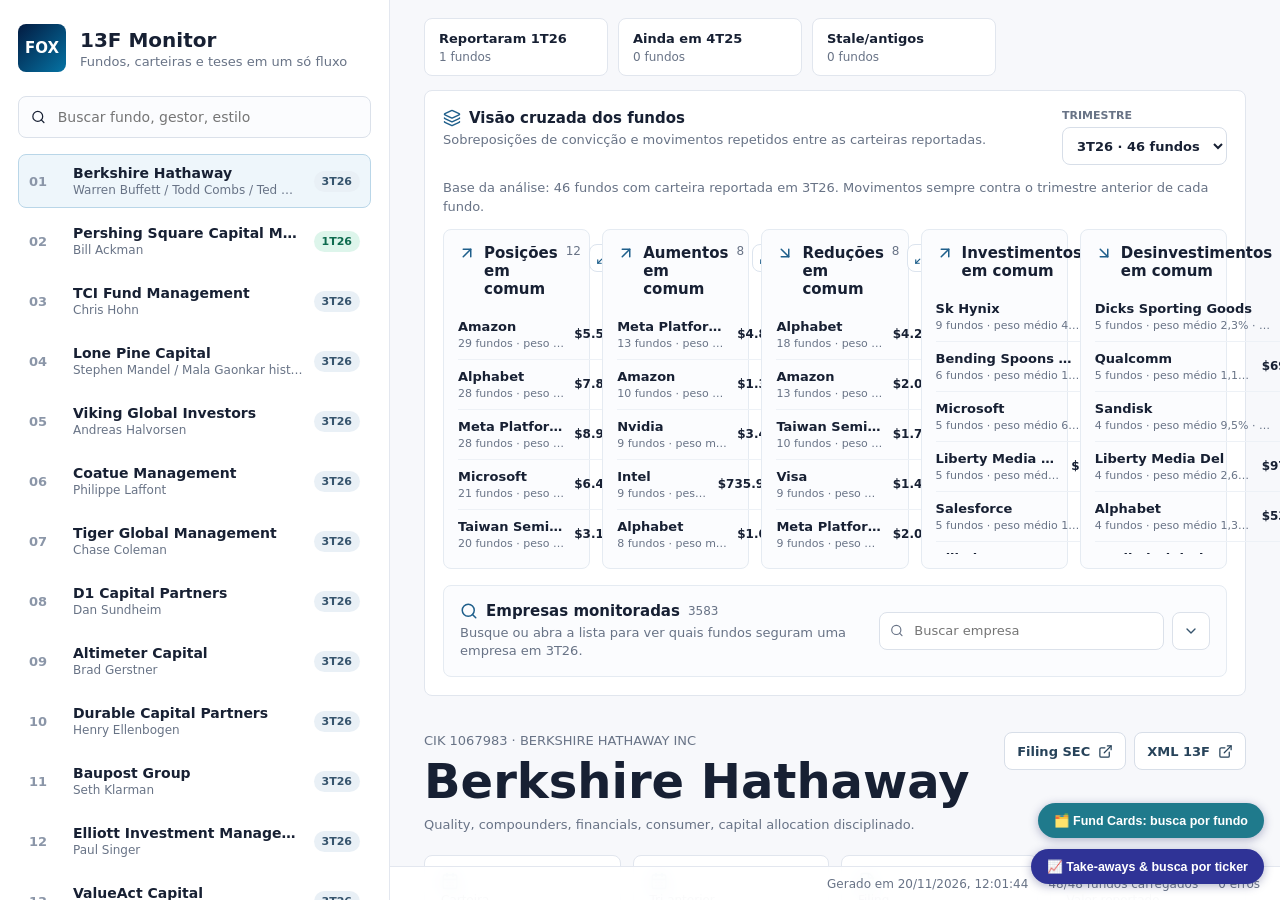
<file: index.html>
<!doctype html>
<html lang="pt-BR">
  <head>
    <meta charset="UTF-8" />
    <meta name="viewport" content="width=device-width, initial-scale=1.0" />
    <title>FOX · 13F Monitor</title>
    <script type="module" crossorigin src="/assets/index-FOXfix1.js"></script>
    <link rel="stylesheet" crossorigin href="/assets/index-CAnVWjLf.css">
  </head>
  <body>
    <div id="root"></div>
  <a href="takeaways.html" style="position:fixed;right:16px;bottom:16px;z-index:9999;background:#2F3396;color:#fff;font:700 12.5px -apple-system,Segoe UI,sans-serif;padding:10px 16px;border-radius:20px;text-decoration:none;box-shadow:0 2px 10px rgba(31,36,102,.35)">📈 Take-aways & busca por ticker</a>
  <a href="fundcards.html" style="position:fixed;right:16px;bottom:62px;z-index:9999;background:#1F7A8C;color:#fff;font:700 12.5px -apple-system,Segoe UI,sans-serif;padding:10px 16px;border-radius:20px;text-decoration:none;box-shadow:0 2px 10px rgba(31,36,102,.35)">🗂️ Fund Cards: busca por fundo</a>
</body>
</html>
</file>
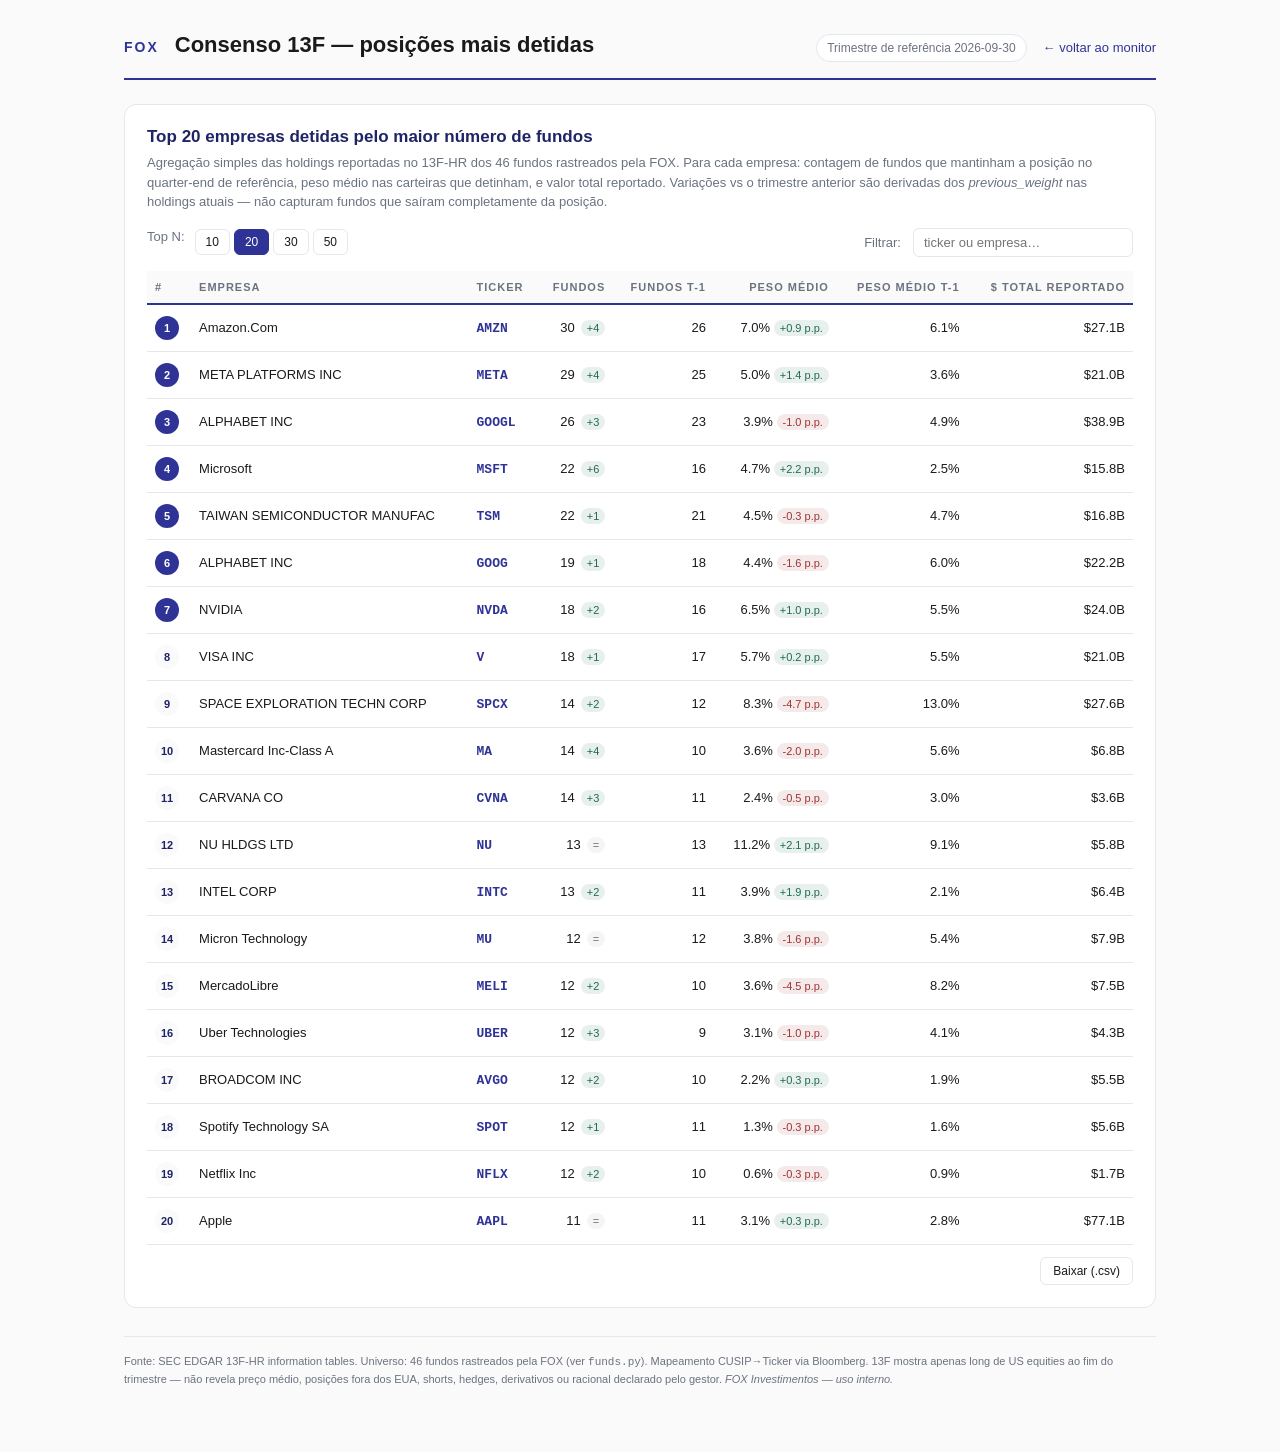
<file: consensus.html>
<!doctype html>
<html lang="pt-BR">
<head>
  <meta charset="UTF-8" />
  <meta name="viewport" content="width=device-width, initial-scale=1.0" />
  <title>FOX · Consenso 13F — Top 20</title>
  <style>
    :root {
      --fox-blue: #2F3396;
      --fox-blue-dark: #1F2466;
      --fox-blue-light: #5C66C4;
      --fox-pos: #1F6B4F;
      --fox-neg: #A03333;
      --text: #1A1A1A;
      --muted: #6B7280;
      --border: #E5E7EB;
      --bg: #FAFAFB;
      --card: #FFFFFF;
    }
    * { box-sizing: border-box; }
    html, body {
      margin: 0; padding: 0;
      font-family: -apple-system, BlinkMacSystemFont, "Segoe UI", Roboto, Helvetica, Arial, sans-serif;
      color: var(--text);
      background: var(--bg);
      -webkit-font-smoothing: antialiased;
    }
    .container { max-width: 1080px; margin: 0 auto; padding: 32px 24px 64px; }
    header.top {
      display: flex; align-items: baseline; gap: 16px; flex-wrap: wrap;
      border-bottom: 2px solid var(--fox-blue);
      padding-bottom: 16px;
      margin-bottom: 24px;
    }
    header.top .brand {
      font-weight: 800; font-size: 14px; letter-spacing: 2px;
      color: var(--fox-blue);
    }
    header.top h1 {
      margin: 0; font-size: 22px; font-weight: 600; color: var(--text);
      flex: 1;
    }
    header.top .chip {
      font-size: 12px; color: var(--muted);
      background: var(--card); border: 1px solid var(--border);
      padding: 6px 10px; border-radius: 999px;
    }
    .nav-link {
      font-size: 13px; color: var(--fox-blue); text-decoration: none;
    }
    .nav-link:hover { text-decoration: underline; }

    section.block {
      background: var(--card);
      border: 1px solid var(--border);
      border-radius: 12px;
      padding: 22px;
      margin-bottom: 24px;
    }
    section.block h2 {
      margin: 0 0 6px; font-size: 17px; font-weight: 700; color: var(--fox-blue-dark);
    }
    section.block .sub {
      margin: 0 0 16px; font-size: 13px; color: var(--muted); line-height: 1.5;
    }

    .controls {
      display: flex; align-items: center; gap: 12px;
      margin-bottom: 14px;
    }
    .controls label { font-size: 13px; color: var(--muted); }
    .controls input[type=search] {
      font: inherit; font-size: 13px;
      padding: 6px 10px; border: 1px solid var(--border); border-radius: 6px;
      width: 220px; background: var(--card); color: var(--text);
    }
    .controls input[type=search]:focus { outline: none; border-color: var(--fox-blue); }
    .controls .topn-buttons { display: flex; gap: 4px; }
    .controls button.topn {
      font: inherit; font-size: 12px; cursor: pointer;
      padding: 5px 10px; border-radius: 6px;
      border: 1px solid var(--border); background: var(--card); color: var(--text);
    }
    .controls button.topn.active {
      background: var(--fox-blue); border-color: var(--fox-blue); color: #fff;
    }
    .controls .spacer { flex: 1 1 auto; }
    .controls .meta { font-size: 12px; color: var(--muted); }

    table.consensus {
      width: 100%; border-collapse: collapse; font-size: 13px;
    }
    table.consensus thead th {
      text-align: left; font-weight: 700; color: var(--muted);
      font-size: 11px; letter-spacing: 1px; text-transform: uppercase;
      padding: 10px 8px; border-bottom: 2px solid var(--fox-blue);
      background: var(--bg);
      position: sticky; top: 0; z-index: 1;
    }
    table.consensus thead th.r { text-align: right; }
    table.consensus tbody td {
      padding: 11px 8px; border-bottom: 1px solid var(--border);
      vertical-align: middle;
    }
    table.consensus tbody td.r { text-align: right; font-variant-numeric: tabular-nums; }
    table.consensus tbody tr:hover { background: rgba(47, 51, 150, 0.05); }
    table.consensus .rank {
      display: inline-block; width: 24px; height: 24px; border-radius: 50%;
      text-align: center; line-height: 24px;
      font-size: 11px; font-weight: 700;
      background: var(--bg); color: var(--fox-blue-dark);
    }
    table.consensus .rank.top { background: var(--fox-blue); color: #fff; }
    table.consensus .ticker { font-weight: 700; color: var(--fox-blue); font-family: ui-monospace, SFMono-Regular, Menlo, monospace; }
    table.consensus .issuer { color: var(--text); }
    table.consensus .funds-cell { display: inline-flex; align-items: baseline; gap: 6px; }
    .delta {
      font-size: 11px; color: var(--muted); padding: 2px 6px; border-radius: 999px;
      background: rgba(0,0,0,0.04);
    }
    .delta.pos { color: var(--fox-pos); background: rgba(31, 107, 79, 0.10); }
    .delta.neg { color: var(--fox-neg); background: rgba(160, 51, 51, 0.10); }
    .delta.zero { color: var(--muted); }

    .download-row {
      margin-top: 12px; text-align: right;
    }
    .download-row button {
      font: inherit; font-size: 12px; cursor: pointer;
      padding: 6px 12px; border-radius: 6px;
      border: 1px solid var(--border); background: var(--card); color: var(--text);
    }
    .download-row button:hover { border-color: var(--fox-blue); color: var(--fox-blue); }

    footer {
      margin-top: 28px; padding-top: 16px;
      border-top: 1px solid var(--border);
      font-size: 11px; color: var(--muted); line-height: 1.6;
    }
    .loading { padding: 32px; text-align: center; color: var(--muted); font-size: 13px; }
    @media (max-width: 720px) {
      header.top { gap: 8px; }
      .controls { flex-wrap: wrap; }
      .controls input[type=search] { width: 100%; }
    }
  </style>
</head>
<body>
  <div class="container">
    <header class="top">
      <span class="brand">FOX</span>
      <h1>Consenso 13F — posições mais detidas</h1>
      <span class="chip" id="report-chip">…</span>
      <a class="nav-link" href="./">← voltar ao monitor</a>
    </header>

    <section class="block">
      <h2>Top <span id="topn-label">20</span> empresas detidas pelo maior número de fundos</h2>
      <p class="sub">
        Agregação simples das holdings reportadas no 13F-HR dos 46 fundos rastreados pela FOX. Para cada empresa:
        contagem de fundos que mantinham a posição no quarter-end de referência, peso médio nas carteiras
        que detinham, e valor total reportado. Variações vs o trimestre anterior são derivadas dos
        <em>previous_weight</em> nas holdings atuais — não capturam fundos que saíram completamente da posição.
      </p>

      <div class="controls">
        <div class="topn-buttons">
          <label style="margin-right:6px">Top N:</label>
          <button class="topn" data-n="10">10</button>
          <button class="topn active" data-n="20">20</button>
          <button class="topn" data-n="30">30</button>
          <button class="topn" data-n="50">50</button>
        </div>
        <span class="spacer"></span>
        <label for="filter">Filtrar:</label>
        <input id="filter" type="search" placeholder="ticker ou empresa…" autocomplete="off" />
      </div>

      <table class="consensus">
        <thead>
          <tr>
            <th>#</th>
            <th>Empresa</th>
            <th>Ticker</th>
            <th class="r">Fundos</th>
            <th class="r">Fundos T-1</th>
            <th class="r">Peso médio</th>
            <th class="r">Peso médio T-1</th>
            <th class="r">$ Total reportado</th>
          </tr>
        </thead>
        <tbody id="rows">
          <tr><td colspan="8" class="loading">carregando…</td></tr>
        </tbody>
      </table>

      <div class="download-row">
        <button id="btn-csv">Baixar (.csv)</button>
      </div>
    </section>

    <footer>
      Fonte: SEC EDGAR 13F-HR information tables. Universo: 46 fundos rastreados pela FOX (ver <code>funds.py</code>).
      Mapeamento CUSIP→Ticker via Bloomberg. 13F mostra apenas long de US equities ao fim do trimestre — não revela
      preço médio, posições fora dos EUA, shorts, hedges, derivativos ou racional declarado pelo gestor.
      <em>FOX Investimentos — uso interno.</em>
    </footer>
  </div>

  <script>
    let DATA = null;
    let topN = 20;
    let filterText = '';

    const fmtPct = v => (v * 100).toFixed(1) + '%';
    const fmtUSD = v => {
      if (!isFinite(v)) return '–';
      if (v >= 1e9) return '$' + (v / 1e9).toFixed(1) + 'B';
      if (v >= 1e6) return '$' + (v / 1e6).toFixed(0) + 'M';
      return '$' + v.toFixed(0);
    };

    function escapeHtml(s) {
      return String(s || '').replace(/[&<>"]/g, c => ({ '&': '&amp;', '<': '&lt;', '>': '&gt;', '"': '&quot;' }[c]));
    }

    async function load() {
      try {
        const r = await fetch('data/consensus-data.json', { cache: 'no-store' });
        DATA = await r.json();
      } catch (e) {
        document.getElementById('report-chip').textContent = 'sem dados';
        document.getElementById('rows').innerHTML =
          '<tr><td colspan="8" class="loading">Não encontrei <code>data/consensus-data.json</code>. Rode <code>compute_consensus.py</code>.</td></tr>';
        return;
      }
      const rd = DATA.report_date || '';
      document.getElementById('report-chip').textContent = rd ? `Trimestre de referência ${rd}` : '';
      bind();
      render();
    }

    function bind() {
      document.querySelectorAll('.topn').forEach(b => {
        b.addEventListener('click', () => {
          document.querySelectorAll('.topn').forEach(x => x.classList.remove('active'));
          b.classList.add('active');
          topN = parseInt(b.dataset.n, 10);
          document.getElementById('topn-label').textContent = topN;
          render();
        });
      });
      document.getElementById('filter').addEventListener('input', e => {
        filterText = e.target.value.trim().toLowerCase();
        render();
      });
      document.getElementById('btn-csv').addEventListener('click', downloadCsv);
    }

    function visibleRows() {
      const rows = (DATA.rows || []).slice(0, topN);
      if (!filterText) return rows;
      return rows.filter(r =>
        (r.ticker || '').toLowerCase().includes(filterText) ||
        (r.issuer || '').toLowerCase().includes(filterText)
      );
    }

    function deltaCell(curr, prev, isPct) {
      const d = curr - prev;
      const eps = isPct ? 0.001 : 0.5;
      if (Math.abs(d) < eps) return `<span class="delta zero">=</span>`;
      const cls = d > 0 ? 'pos' : 'neg';
      const sign = d > 0 ? '+' : '';
      const str = isPct ? `${sign}${(d * 100).toFixed(1)} p.p.` : `${sign}${d}`;
      return `<span class="delta ${cls}">${str}</span>`;
    }

    function render() {
      const body = document.getElementById('rows');
      const rows = visibleRows();
      if (!rows.length) {
        body.innerHTML = '<tr><td colspan="8" class="loading">nenhum resultado</td></tr>';
        return;
      }
      const html = rows.map(r => {
        const rankCls = r.rank <= 7 ? 'rank top' : 'rank';
        const ticker = r.ticker || '–';
        const fundsCell = `${r.funds_count} ${deltaCell(r.funds_count, r.prev_funds_count, false)}`;
        const weightCell = `${fmtPct(r.avg_weight)} ${deltaCell(r.avg_weight, r.prev_avg_weight, true)}`;
        return `
          <tr>
            <td><span class="${rankCls}">${r.rank}</span></td>
            <td class="issuer">${escapeHtml(r.issuer)}</td>
            <td><span class="ticker">${escapeHtml(ticker)}</span></td>
            <td class="r"><span class="funds-cell">${fundsCell}</span></td>
            <td class="r">${r.prev_funds_count}</td>
            <td class="r">${weightCell}</td>
            <td class="r">${fmtPct(r.prev_avg_weight)}</td>
            <td class="r">${fmtUSD(r.total_value_usd)}</td>
          </tr>`;
      }).join('');
      body.innerHTML = html;
    }

    function downloadCsv() {
      const rows = (DATA.rows || []).slice(0, topN);
      const header = ['rank', 'issuer', 'ticker', 'funds_count', 'prev_funds_count', 'avg_weight', 'prev_avg_weight', 'total_value_usd'];
      const lines = [header.join(',')];
      rows.forEach(r => {
        const cells = header.map(h => {
          const v = r[h];
          if (typeof v === 'string') return `"${v.replace(/"/g, '""')}"`;
          return v ?? '';
        });
        lines.push(cells.join(','));
      });
      const csv = lines.join('\n');
      const blob = new Blob([csv], { type: 'text/csv;charset=utf-8;' });
      const a = document.createElement('a');
      a.href = URL.createObjectURL(blob);
      a.download = `fox-consenso-top${topN}-${DATA.report_date || 'export'}.csv`;
      a.click();
    }

    load();
  </script>
</body>
</html>
</file>
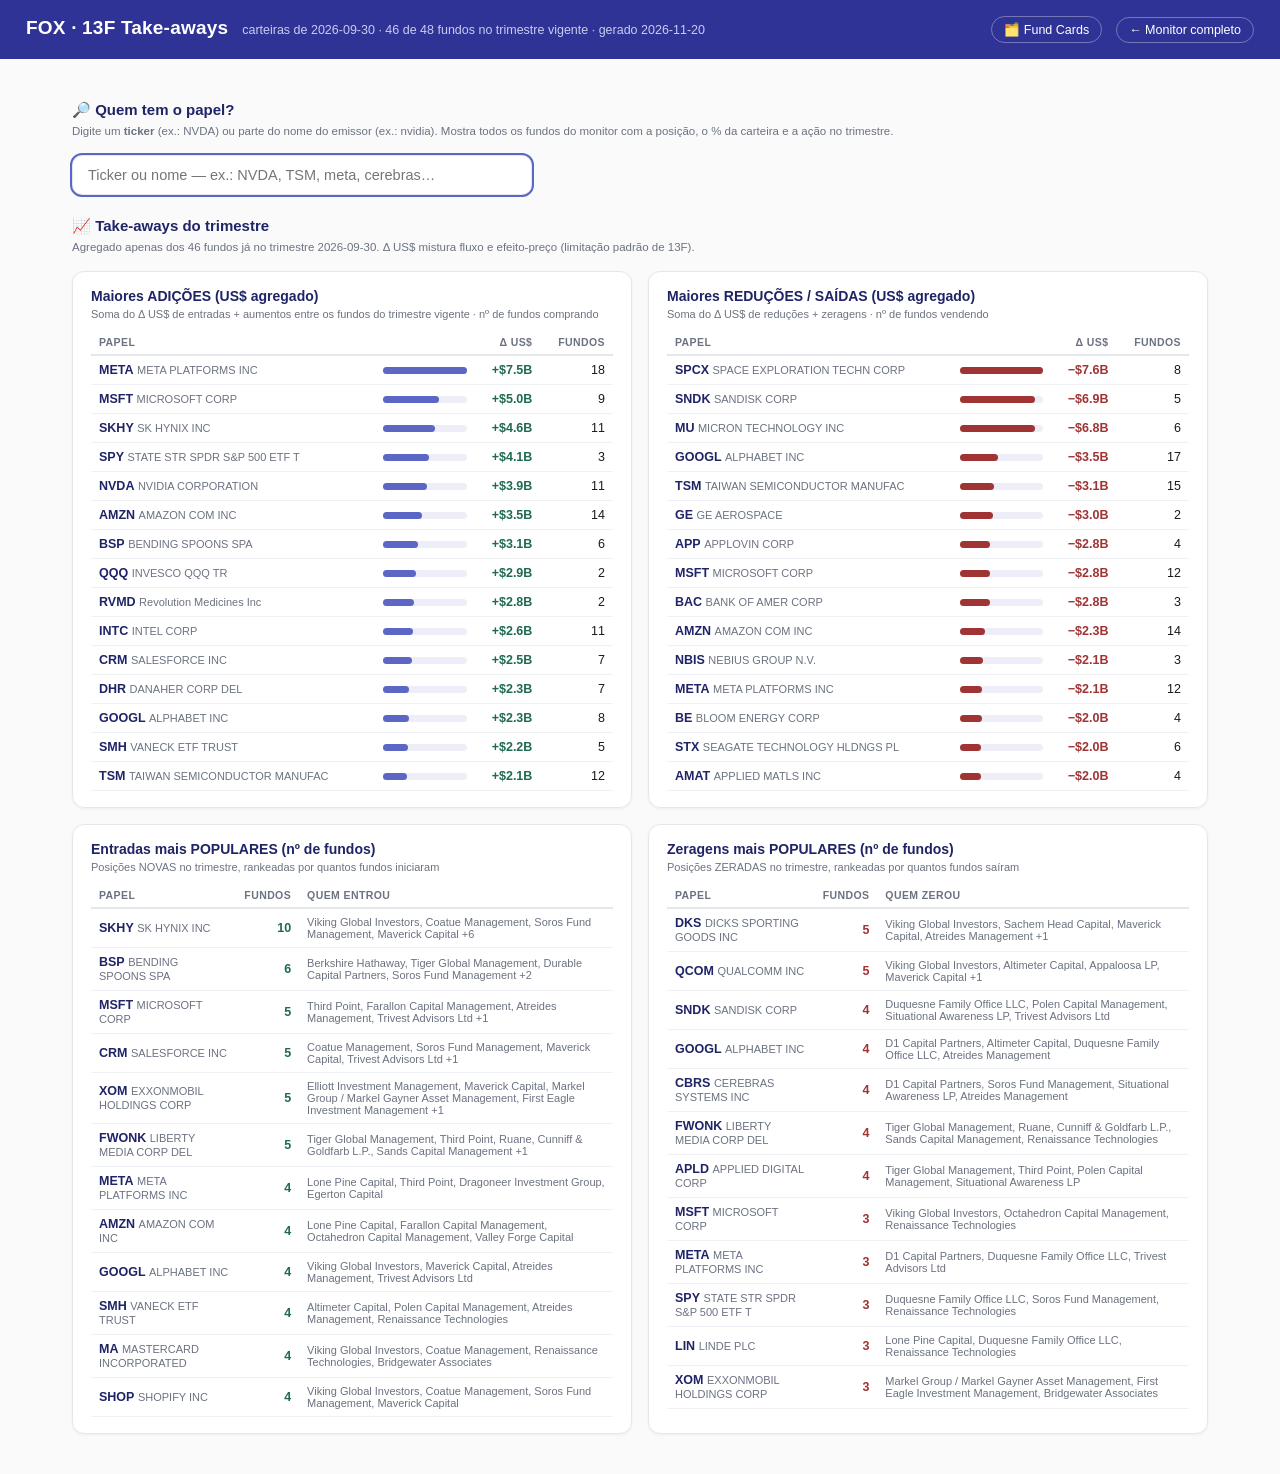
<file: takeaways.html>
<!doctype html>
<html lang="pt-BR">
<head>
<meta charset="utf-8">
<meta name="viewport" content="width=device-width, initial-scale=1">
<title>FOX · 13F Take-aways</title>
<style>
:root{
  --fox-blue:#2F3396; --fox-blue-dark:#1F2466; --fox-blue-light:#5C66C4;
  --fox-pos:#1F6B4F; --fox-neg:#A03333;
  --text:#1A1A1A; --muted:#6B7280; --border:#E5E7EB; --bg:#FAFAFB; --card:#FFFFFF;
}
*{box-sizing:border-box}
body{margin:0;font-family:-apple-system,BlinkMacSystemFont,"Segoe UI",Roboto,sans-serif;background:var(--bg);color:var(--text);font-size:14px}
header{background:var(--fox-blue);color:#fff;padding:16px 26px;display:flex;align-items:baseline;gap:14px;flex-wrap:wrap}
header h1{margin:0;font-size:19px;font-weight:800;letter-spacing:.2px}
header .sub{color:#C9CCEF;font-size:12.5px}
header a{color:#fff;font-size:12.5px;margin-left:auto;text-decoration:none;border:1px solid #ffffff55;padding:5px 12px;border-radius:14px}
header a:hover{background:#ffffff22}
main{max-width:1180px;margin:0 auto;padding:20px 22px 40px}
.note{font-size:11.5px;color:var(--muted);margin:6px 0 18px}
.searchbar{display:flex;gap:10px;align-items:center;margin:6px 0 8px;flex-wrap:wrap}
.searchbar input{flex:1;min-width:260px;max-width:460px;padding:11px 15px;border:1px solid var(--border);border-radius:10px;font-size:14.5px;font-family:inherit;background:var(--card)}
.searchbar input:focus{outline:2px solid var(--fox-blue-light)}
.chip{background:var(--fox-blue);color:#fff;font-size:11.5px;font-weight:700;padding:4px 12px;border-radius:12px}
.grid{display:grid;grid-template-columns:1fr 1fr;gap:16px}
@media(max-width:900px){.grid{grid-template-columns:1fr}}
.card{background:var(--card);border:1px solid var(--border);border-radius:12px;padding:16px 18px;box-shadow:0 1px 3px rgba(0,0,0,.05)}
.card h2{margin:0 0 4px;font-size:14px;color:var(--fox-blue-dark)}
.card .hint{font-size:11px;color:var(--muted);margin:0 0 10px}
table{width:100%;border-collapse:collapse;font-size:12.5px}
th{text-align:right;font-size:10.5px;text-transform:uppercase;letter-spacing:.4px;color:var(--muted);padding:6px 8px;border-bottom:2px solid var(--border)}
th.l,td.l{text-align:left}
td{padding:7px 8px;text-align:right;border-bottom:1px solid #F0F1F4;font-variant-numeric:tabular-nums;white-space:nowrap}
td.l{white-space:normal}
tr:hover td{background:#F6F7FE}
.pos{color:var(--fox-pos);font-weight:700}
.neg{color:var(--fox-neg);font-weight:700}
.tk{font-weight:800;color:var(--fox-blue-dark)}
.mut{color:var(--muted);font-size:11px}
.bar{height:7px;border-radius:4px;background:#EDEEF8;position:relative;min-width:70px}
.bar>span{position:absolute;left:0;top:0;bottom:0;border-radius:4px;background:var(--fox-blue-light)}
.act-new{color:var(--fox-pos);font-weight:700}
.act-exited{color:var(--fox-neg);font-weight:700}
.empty{color:var(--muted);padding:20px 4px;font-size:13px}
section.block{margin-top:22px}
h2.sec{font-size:15px;color:var(--fox-blue-dark);margin:0 0 2px}
</style>
</head>
<body>
<header>
  <h1>FOX · 13F Take-aways</h1>
  <span class="sub" id="asof">carregando…</span>
  <a href="fundcards.html" style="margin-left:auto">🗂️ Fund Cards</a>
  <a href="index.html" style="margin-left:0">← Monitor completo</a>
</header>
<main>
  <section class="block">
    <h2 class="sec">🔎 Quem tem o papel?</h2>
    <p class="note">Digite um <b>ticker</b> (ex.: NVDA) ou parte do nome do emissor (ex.: nvidia). Mostra todos os fundos do monitor com a posição, o % da carteira e a ação no trimestre.</p>
    <div class="searchbar">
      <input id="q" type="text" placeholder="Ticker ou nome — ex.: NVDA, TSM, meta, cerebras…" autofocus>
      <span class="chip" id="qsum" style="display:none"></span>
    </div>
    <div class="card" id="qcard" style="display:none">
      <table id="qtbl"></table>
    </div>
  </section>

  <section class="block">
    <h2 class="sec">📈 Take-aways do trimestre</h2>
    <p class="note" id="tanote"></p>
    <div class="grid">
      <div class="card">
        <h2>Maiores ADIÇÕES (US$ agregado)</h2>
        <p class="hint">Soma do Δ US$ de entradas + aumentos entre os fundos do trimestre vigente · nº de fundos comprando</p>
        <table id="adds"></table>
      </div>
      <div class="card">
        <h2>Maiores REDUÇÕES / SAÍDAS (US$ agregado)</h2>
        <p class="hint">Soma do Δ US$ de reduções + zeragens · nº de fundos vendendo</p>
        <table id="cuts"></table>
      </div>
      <div class="card">
        <h2>Entradas mais POPULARES (nº de fundos)</h2>
        <p class="hint">Posições NOVAS no trimestre, rankeadas por quantos fundos iniciaram</p>
        <table id="popnew"></table>
      </div>
      <div class="card">
        <h2>Zeragens mais POPULARES (nº de fundos)</h2>
        <p class="hint">Posições ZERADAS no trimestre, rankeadas por quantos fundos saíram</p>
        <table id="popout"></table>
      </div>
    </div>
  </section>
</main>
<script>
(function(){
"use strict";
var DATA=null, TMAP={};
function fUsd(v){var a=Math.abs(v);if(a>=1e9)return "$"+(v/1e9).toFixed(1)+"B";if(a>=1e6)return "$"+(v/1e6).toFixed(0)+"M";return "$"+Math.round(v/1e3)+"k";}
function fPct(v){return v==null?"—":(v*100).toFixed(1)+"%";}
function esc(s){return String(s||"").replace(/[&<>"]/g,function(c){return {"&":"&amp;","<":"&lt;",">":"&gt;",'"':"&quot;"}[c];});}
var ACT={new:"Entrada",increased:"Aumentou",decreased:"Reduziu",exited:"Zerou",unchanged_shares:"Mantida"};
function actCls(a){return a==="new"?"act-new":(a==="exited"?"act-exited":(a==="increased"?"pos":(a==="decreased"?"neg":"mut")));}

Promise.all([
  fetch("data/monitor-data.json").then(function(r){return r.json();}),
  fetch("data/ticker-map.json").then(function(r){return r.ok?r.json():{};}).catch(function(){return {};})
]).then(function(res){
  DATA=res[0]; TMAP=res[1]||{};
  init();
});

function latestQuarter(){
  var best="";
  DATA.funds.forEach(function(f){var d=(f.snapshot||{}).report_date||"";if(d>best)best=d;});
  return best;
}
function tickerOf(h){return TMAP[h.cusip]||null;}
function keyOf(h){return tickerOf(h)||h.issuer;}

function init(){
  var q=latestQuarter();
  var cur=DATA.funds.filter(function(f){return (f.snapshot||{}).report_date===q;});
  document.getElementById("asof").textContent="carteiras de "+q+" · "+cur.length+" de "+DATA.funds.length+" fundos no trimestre vigente · gerado "+String(DATA.generated_at||"").slice(0,10);
  document.getElementById("tanote").textContent="Agregado apenas dos "+cur.length+" fundos já no trimestre "+q+". Δ US$ mistura fluxo e efeito-preço (limitação padrão de 13F).";

  // ------- agregações -------
  var agg={};
  cur.forEach(function(f){
    var s=f.snapshot;
    ["new","increased","decreased","exited"].forEach(function(kind){
      ((s.changes||{})[kind]||[]).forEach(function(h){
        var k=keyOf(h);
        var a=agg[k]=agg[k]||{key:k,ticker:tickerOf(h),issuer:h.issuer,addUsd:0,addFunds:0,cutUsd:0,cutFunds:0,newFunds:[],outFunds:[]};
        var d=h.delta_usd!=null?h.delta_usd:(kind==="exited"?-(h.previous_value_usd||0):(h.value_usd||0));
        if(kind==="new"||kind==="increased"){a.addUsd+=Math.max(0,d);a.addFunds++;if(kind==="new"&&a.newFunds.indexOf(f.name)<0)a.newFunds.push(f.name);}
        else{a.cutUsd+=Math.abs(Math.min(0,d));a.cutFunds++;if(kind==="exited"&&a.outFunds.indexOf(f.name)<0)a.outFunds.push(f.name);}
      });
    });
  });
  var arr=Object.keys(agg).map(function(k){return agg[k];});
  function nameCell(a){return "<td class='l'>"+(a.ticker?"<span class='tk'>"+esc(a.ticker)+"</span> <span class='mut'>"+esc(a.issuer)+"</span>":esc(a.issuer))+"</td>";}
  function fill(id,rows,cols){document.getElementById(id).innerHTML=rows.length?cols:"<tr><td class='empty'>sem dados</td></tr>";}

  var adds=arr.filter(function(a){return a.addUsd>0;}).sort(function(x,y){return y.addUsd-x.addUsd;}).slice(0,15);
  var mxA=adds.length?adds[0].addUsd:1;
  fill("adds",adds,"<tr><th class='l'>Papel</th><th></th><th>Δ US$</th><th>Fundos</th></tr>"+adds.map(function(a){
    return "<tr>"+nameCell(a)+"<td><div class='bar'><span style='width:"+(a.addUsd/mxA*100).toFixed(0)+"%'></span></div></td><td class='pos'>+"+fUsd(a.addUsd)+"</td><td>"+a.addFunds+"</td></tr>";}).join(""));

  var cuts=arr.filter(function(a){return a.cutUsd>0;}).sort(function(x,y){return y.cutUsd-x.cutUsd;}).slice(0,15);
  var mxC=cuts.length?cuts[0].cutUsd:1;
  fill("cuts",cuts,"<tr><th class='l'>Papel</th><th></th><th>Δ US$</th><th>Fundos</th></tr>"+cuts.map(function(a){
    return "<tr>"+nameCell(a)+"<td><div class='bar'><span style='width:"+(a.cutUsd/mxC*100).toFixed(0)+"%;background:var(--fox-neg)'></span></div></td><td class='neg'>−"+fUsd(a.cutUsd)+"</td><td>"+a.cutFunds+"</td></tr>";}).join(""));

  var pn=arr.filter(function(a){return a.newFunds.length>0;}).sort(function(x,y){return y.newFunds.length-x.newFunds.length||y.addUsd-x.addUsd;}).slice(0,12);
  fill("popnew",pn,"<tr><th class='l'>Papel</th><th>Fundos</th><th class='l'>Quem entrou</th></tr>"+pn.map(function(a){
    return "<tr>"+nameCell(a)+"<td class='pos'>"+a.newFunds.length+"</td><td class='l mut'>"+esc(a.newFunds.slice(0,4).join(", "))+(a.newFunds.length>4?" +"+(a.newFunds.length-4):"")+"</td></tr>";}).join(""));

  var po=arr.filter(function(a){return a.outFunds.length>0;}).sort(function(x,y){return y.outFunds.length-x.outFunds.length||y.cutUsd-x.cutUsd;}).slice(0,12);
  fill("popout",po,"<tr><th class='l'>Papel</th><th>Fundos</th><th class='l'>Quem zerou</th></tr>"+po.map(function(a){
    return "<tr>"+nameCell(a)+"<td class='neg'>"+a.outFunds.length+"</td><td class='l mut'>"+esc(a.outFunds.slice(0,4).join(", "))+(a.outFunds.length>4?" +"+(a.outFunds.length-4):"")+"</td></tr>";}).join(""));

  // ------- busca -------
  var inp=document.getElementById("q");
  var t=null;
  inp.addEventListener("input",function(){clearTimeout(t);t=setTimeout(search,180);});
  function search(){
    var q2=inp.value.trim().toLowerCase();
    var card=document.getElementById("qcard"),sum=document.getElementById("qsum");
    if(q2.length<2){card.style.display="none";sum.style.display="none";return;}
    var hits=[];
    DATA.funds.forEach(function(f){
      var s=f.snapshot; if(!s)return;
      (s.holdings||[]).forEach(function(h){
        var tk=(tickerOf(h)||"").toLowerCase();
        if(tk===q2||h.issuer.toLowerCase().indexOf(q2)>=0||(tk&&tk.indexOf(q2)===0)){
          hits.push({fund:f.name,slug:f.slug,rd:s.report_date,h:h,tk:tickerOf(h)});
        }
      });
    });
    hits.sort(function(a,b){return (b.h.weight||0)-(a.h.weight||0);});
    var tot=0; hits.forEach(function(x){tot+=x.h.value_usd||0;});
    sum.style.display=""; card.style.display="";
    sum.textContent=hits.length?(new Set(hits.map(function(x){return x.slug;})).size+" fundos · "+fUsd(tot)+" agregado"):"nenhum fundo";
    var mxW=hits.length?Math.max.apply(null,hits.map(function(x){return x.h.weight||0;})):1;
    document.getElementById("qtbl").innerHTML=hits.length?
      "<tr><th class='l'>Fundo</th><th class='l'>Papel</th><th></th><th>% carteira</th><th>Valor</th><th>Ação no tri</th><th>Carteira de</th></tr>"+
      hits.slice(0,60).map(function(x){
        var h=x.h;
        return "<tr><td class='l'><b>"+esc(x.fund)+"</b></td>"+
          "<td class='l'>"+(x.tk?"<span class='tk'>"+esc(x.tk)+"</span> ":"")+"<span class='mut'>"+esc(h.issuer)+(h.put_call?" · "+esc(h.put_call.toUpperCase()):"")+"</span></td>"+
          "<td><div class='bar'><span style='width:"+((h.weight||0)/mxW*100).toFixed(0)+"%'></span></div></td>"+
          "<td><b>"+fPct(h.weight)+"</b></td><td>"+fUsd(h.value_usd||0)+"</td>"+
          "<td class='"+actCls(h.quarter_action)+"'>"+(ACT[h.quarter_action]||h.quarter_action||"—")+"</td>"+
          "<td class='mut'>"+esc(x.rd)+"</td></tr>";}).join("")+
      (hits.length>60?"<tr><td class='empty' colspan='7'>+"+(hits.length-60)+" linhas — refine a busca</td></tr>":"")
      :"<tr><td class='empty'>Nenhum fundo do monitor tem esse papel (ou o CUSIP ainda não está no ticker-map).</td></tr>";
  }
}
})();
</script>
</body>
</html>
</file>
<file: assets/index-CAnVWjLf.css>
:root{font-family:Inter,ui-sans-serif,system-ui,-apple-system,BlinkMacSystemFont,Segoe UI,sans-serif;color:#172033;background:#f7f8fb;font-synthesis:none;text-rendering:optimizeLegibility}*{box-sizing:border-box}body{margin:0;min-width:320px;height:100vh;overflow:hidden}button,input{font:inherit}button:disabled{cursor:wait;opacity:.72}a{color:inherit;text-decoration:none}.app{display:grid;grid-template-columns:390px minmax(0,1fr);height:100vh;overflow:hidden;background:linear-gradient(90deg,#ffffff 0,#ffffff 390px,transparent 390px),#f7f8fb}.rail{border-right:1px solid #e3e7ef;padding:24px 18px 56px;background:#fff;height:100vh;min-height:0;overflow-y:auto;overscroll-behavior:contain}.content-pane{height:100vh;min-width:0;overflow-y:auto;overflow-x:hidden;overscroll-behavior:contain}.brand{display:flex;gap:14px;align-items:center;margin-bottom:24px}.mark{width:48px;height:48px;display:grid;place-items:center;color:#fff;background:linear-gradient(135deg,#031b41 0%,#0573a4 100%);border-radius:8px;font-weight:800;letter-spacing:0;font-size:15px}.brand h1,.topbar h2,.boot h1{margin:0;letter-spacing:0}.brand h1{font-size:20px}.brand p,.crumb,.style-line,.fund-copy small,.section-title span,.metric span,.empty,.data-strip{color:#687386}.brand p{margin:2px 0 0;font-size:13px}.search{height:42px;display:flex;align-items:center;gap:10px;padding:0 12px;border:1px solid #dbe1ea;border-radius:8px;background:#fbfcfe;margin-bottom:16px}.search input{border:0;outline:0;width:100%;background:transparent;color:#172033;font-size:14px}.fund-list{display:grid;gap:6px}.fund-item{display:grid;grid-template-columns:34px minmax(0,1fr) auto;align-items:center;text-align:left;gap:10px;width:100%;border:1px solid transparent;background:transparent;border-radius:8px;padding:10px;color:#172033;cursor:pointer}.fund-item:hover{background:#f4f7fb}.fund-item.selected{background:#eef6fb;border-color:#b9d6e8}.fund-rank{color:#8b96a8;font-size:13px;font-weight:700}.fund-copy{display:grid;gap:2px;min-width:0}.fund-copy strong,.fund-copy small{overflow:hidden;text-overflow:ellipsis;white-space:nowrap}.fund-copy strong{font-size:14px}.fund-copy small{font-size:12px}.pill{border-radius:999px;padding:4px 8px;font-size:11px;font-weight:700;white-space:nowrap}.pill.fresh{color:#0e6b4f;background:#ddf5eb}.pill.calm{color:#36546d;background:#e9f0f6}.pill.warn{color:#8b4b12;background:#fff0d8}.stale-note{display:inline-block;margin:10px 0 0;padding:8px 10px;border:1px solid #f1d39a;border-radius:8px;color:#78430d;background:#fff7e8;font-size:13px;line-height:1.35}.detail{padding:18px 34px 76px;max-width:1220px;width:100%}.quarter-strip{display:grid;grid-template-columns:repeat(3,minmax(150px,1fr)) minmax(240px,1.3fr);gap:10px;max-width:1220px;padding:18px 34px 0}.quarter-strip>div,.quarter-strip>p{min-height:58px;margin:0;display:grid;align-content:center;gap:4px;padding:10px 14px;border:1px solid #e1e6ee;border-radius:8px;background:#fff}.quarter-strip strong{font-size:13px}.quarter-strip span,.quarter-strip p{color:#687386;font-size:12px}.cross-overview{max-width:1220px;margin:14px 34px 18px;padding:18px;background:#fff;border:1px solid #e1e6ee;border-radius:8px}.cross-head{display:flex;justify-content:space-between;gap:16px;align-items:flex-start;margin-bottom:14px}.cross-head .section-title{margin-bottom:4px}.cross-head p,.update-note,.quarter-base{margin:0;color:#687386;font-size:13px;line-height:1.45}.cross-controls{display:flex;align-items:end;gap:10px;flex-wrap:wrap;justify-content:flex-end}.cross-controls label{display:grid;gap:5px;color:#687386;font-size:11px;font-weight:800;text-transform:uppercase}.cross-controls select{height:38px;min-width:164px;border:1px solid #d7dee8;border-radius:8px;background:#fff;color:#172033;padding:0 10px;font:inherit;font-size:13px;font-weight:700}.quarter-base{margin-bottom:12px}.update-note{padding:9px 10px;margin-bottom:12px;border:1px solid #dce6f0;border-radius:8px;background:#f7fbfe}.update-all{height:38px;display:inline-flex;align-items:center;gap:8px;padding:0 12px;border:1px solid #1f5f8b;border-radius:8px;background:#1f5f8b;color:#fff;font-size:13px;font-weight:800;white-space:nowrap;cursor:pointer}.cross-grid{display:grid;grid-template-columns:repeat(5,minmax(0,1fr));gap:12px}.cross-card{min-height:248px;max-height:340px;padding:14px;border:1px solid #e5ebf2;border-radius:8px;background:#fbfcfe;display:grid;grid-template-rows:auto minmax(0,1fr)}.cross-card .section-title{align-items:start}.cross-card .section-title h3{flex:1}.tiny-action{width:28px;height:28px;display:grid;place-items:center;border:1px solid #dce4ee;border-radius:8px;background:#fff;color:#36546d;cursor:pointer}.tiny-action:hover{border-color:#b9d6e8;color:#1f5f8b;background:#f2f7fb}.cross-list{min-height:0;overflow-y:auto;padding-right:4px;display:grid;align-content:start}.cross-row{width:100%;display:grid;grid-template-columns:minmax(0,1fr) auto;align-items:center;gap:10px;padding:9px 0;border:0;border-top:1px solid #edf1f6;background:transparent;color:inherit;text-align:left;cursor:pointer}.cross-row:first-child{border-top:0}.cross-row:hover{color:#1f5f8b}.cross-row span{min-width:0;display:grid;gap:3px}.cross-row strong,.cross-row small{overflow:hidden;text-overflow:ellipsis;white-space:nowrap}.cross-row strong{font-size:13px}.cross-row small{color:#687386;font-size:11px}.cross-row b{font-size:12px}.company-directory{margin-top:16px;padding:16px;border:1px solid #e5ebf2;border-radius:8px;background:#fbfcfe;position:relative;z-index:3}.company-directory-head{display:flex;justify-content:space-between;gap:16px;align-items:center}.company-directory-head .section-title{margin-bottom:4px}.company-directory-head p{margin:0;color:#687386;font-size:13px;line-height:1.4}.company-combobox{position:relative;width:min(420px,42vw);display:grid;grid-template-columns:minmax(0,1fr) 38px;gap:8px}.company-search{height:38px;display:flex;align-items:center;gap:8px;padding:0 10px;border:1px solid #dbe1ea;border-radius:8px;background:#fff;color:#687386}.company-search input{min-width:0;width:100%;border:0;outline:0;background:transparent;color:#172033;font-size:13px}.company-toggle{width:38px;height:38px;display:grid;place-items:center;border:1px solid #dbe1ea;border-radius:8px;background:#fff;color:#36546d;cursor:pointer}.company-toggle:hover{border-color:#b9d6e8;background:#f2f7fb}.company-dropdown{position:absolute;top:calc(100% + 8px);right:0;width:min(620px,72vw);max-height:360px;overflow-y:auto;padding:8px;border:1px solid #dce4ee;border-radius:10px;background:#fff;box-shadow:0 18px 50px #17203324;z-index:20}.company-option{width:100%;min-height:46px;display:grid;grid-template-columns:minmax(0,1fr) auto;gap:16px;align-items:center;padding:9px 10px;border:0;border-radius:8px;background:transparent;color:inherit;text-align:left;cursor:pointer}.company-option+.company-option{border-top:1px solid #edf1f6;border-radius:0}.company-option:hover{background:#f2f7fb}.company-option strong,.company-option span{overflow:hidden;text-overflow:ellipsis;white-space:nowrap}.company-option strong{font-size:13px}.company-option span{color:#687386;font-size:11px}.print-backdrop{justify-content:center;align-items:center;padding:28px}.expanded-panel{position:relative;width:min(1180px,calc(100vw - 56px));max-height:min(860px,calc(100vh - 56px));overflow-y:auto;padding:28px;border:1px solid #dbe2ec;border-radius:10px;background:#fff;box-shadow:0 24px 80px #1720332e}.expanded-tools{position:absolute;top:18px;right:18px;display:flex;gap:8px;align-items:center}.expanded-tools .icon-button{position:static;top:auto;right:auto}.font-step{min-height:36px;min-width:42px;display:inline-flex;align-items:center;justify-content:center;padding:0 12px;border:1px solid #d9e1ec;border-radius:8px;background:#fff;color:#1b2436;font-size:13px;font-weight:800;cursor:pointer}.font-step:hover:not(:disabled){border-color:#9cc2dc;background:#eef6fb;color:#1f5f8b}.font-step:disabled{cursor:not-allowed;opacity:.42}.expanded-panel h2{margin:4px 190px 18px 0;font-size:34px;line-height:1}.expanded-list{display:grid;grid-template-columns:repeat(2,minmax(0,1fr));gap:10px}.expanded-row{min-height:70px;display:grid;grid-template-columns:minmax(0,1fr) auto;gap:16px;align-items:center;padding:12px;border:1px solid #e6ebf2;border-radius:8px;background:#fbfcfe;color:inherit;text-align:left;cursor:pointer}.expanded-row:hover{border-color:#b9d6e8;background:#f2f7fb}.expanded-row span{min-width:0;display:grid;gap:4px}.expanded-row strong,.expanded-row small{overflow:hidden;text-overflow:ellipsis;white-space:nowrap}.expanded-row strong{font-size:15px}.expanded-row small{color:#687386;font-size:12px}.expanded-row b{font-size:14px}.fund-expanded-panel{width:min(1240px,calc(100vw - 56px))}.expanded-portfolio-list{display:grid;gap:2px}.expanded-portfolio-list .holding-row{min-height:54px;padding:4px 0;grid-template-columns:minmax(260px,1fr) minmax(220px,42%) 148px}.fund-expanded-panel{--expanded-title-size: 34px;--expanded-row-height: 54px;--expanded-row-pad: 4px;--expanded-name-size: 14px;--expanded-sub-size: 12px;--expanded-meta-size: 13px;--expanded-value-size: 13px;--expanded-bar-height: 8px;--expanded-name-col: minmax(260px, 1fr);--expanded-bar-col: minmax(220px, 42%);--expanded-value-col: 148px}.fund-expanded-panel h2{font-size:var(--expanded-title-size)}.fund-expanded-panel .expanded-portfolio-list .holding-row{min-height:var(--expanded-row-height);padding:var(--expanded-row-pad) 0;grid-template-columns:var(--expanded-name-col) var(--expanded-bar-col) var(--expanded-value-col)}.fund-expanded-panel .holding-name strong{font-size:var(--expanded-name-size)}.fund-expanded-panel .holding-name span,.fund-expanded-panel .holding-meta span{font-size:var(--expanded-sub-size)}.fund-expanded-panel .holding-meta{font-size:var(--expanded-meta-size)}.fund-expanded-panel .holding-meta b{font-size:var(--expanded-value-size)}.fund-expanded-panel .bar-track{height:var(--expanded-bar-height)}.fund-expanded-panel.density-1{--expanded-title-size: 22px;--expanded-row-height: 20px;--expanded-row-pad: 0;--expanded-name-size: 9px;--expanded-sub-size: 8px;--expanded-meta-size: 9px;--expanded-value-size: 9px;--expanded-bar-height: 5px;--expanded-name-col: minmax(150px, .72fr);--expanded-bar-col: minmax(230px, 1fr);--expanded-value-col: 86px;width:min(1400px,calc(100vw - 32px));max-height:calc(100vh - 32px);padding:14px 18px}.fund-expanded-panel.density-2{--expanded-title-size: 28px;--expanded-row-height: 32px;--expanded-row-pad: 2px;--expanded-name-size: 11px;--expanded-sub-size: 10px;--expanded-meta-size: 11px;--expanded-value-size: 11px;--expanded-bar-height: 7px;--expanded-name-col: minmax(190px, .82fr);--expanded-bar-col: minmax(230px, 1fr);--expanded-value-col: 106px;width:min(1360px,calc(100vw - 40px));max-height:calc(100vh - 40px);padding:22px 24px}.fund-expanded-panel.density-3{--expanded-title-size: 34px;--expanded-row-height: 42px;--expanded-row-pad: 3px;--expanded-name-size: 13px;--expanded-sub-size: 11px;--expanded-meta-size: 12px;--expanded-value-size: 12px;--expanded-bar-height: 8px}.fund-expanded-panel.density-4{--expanded-title-size: 38px;--expanded-row-height: 52px;--expanded-row-pad: 4px;--expanded-name-size: 14px;--expanded-sub-size: 12px;--expanded-meta-size: 13px;--expanded-value-size: 13px;--expanded-bar-height: 8px}.fund-expanded-panel.density-5{--expanded-title-size: 42px;--expanded-row-height: 62px;--expanded-row-pad: 6px;--expanded-name-size: 16px;--expanded-sub-size: 13px;--expanded-meta-size: 14px;--expanded-value-size: 14px;--expanded-bar-height: 9px}.fund-expanded-panel.density-1 .crumb,.fund-expanded-panel.density-2 .crumb{font-size:12px;margin-bottom:4px}.fund-expanded-panel.density-1 h2,.fund-expanded-panel.density-2 h2{margin-bottom:10px}.fund-expanded-panel.density-1 .holding-name,.fund-expanded-panel.density-2 .holding-name{gap:0}.fund-expanded-panel.density-1 .holding-meta,.fund-expanded-panel.density-2 .holding-meta{gap:8px}.fund-expanded-panel.density-1 .holding-meta b,.fund-expanded-panel.density-2 .holding-meta b{min-width:48px}.expanded-change-list{display:grid;grid-template-columns:repeat(2,minmax(0,1fr));gap:10px}.expanded-change-row{min-height:72px;display:grid;grid-template-columns:minmax(0,1fr) auto;gap:16px;align-items:center;padding:12px;border:1px solid #e6ebf2;border-radius:8px;background:#fbfcfe;color:inherit;text-align:left;cursor:pointer}.expanded-change-row:hover{border-color:#b9d6e8;background:#f2f7fb}.expanded-change-row span{min-width:0;display:grid;gap:4px}.expanded-change-row strong,.expanded-change-row small{overflow:hidden;text-overflow:ellipsis;white-space:nowrap}.expanded-change-row strong{font-size:15px}.expanded-change-row small{color:#687386;font-size:12px}.expanded-change-row b{font-size:15px}.cross-drawer{position:relative;width:min(720px,calc(100vw - 28px));height:100vh;margin-left:auto;padding:30px;overflow-y:auto;background:#fff;border-left:1px solid #dbe2ec;box-shadow:-18px 0 48px #17203324}.cross-drawer h2{margin:4px 0 18px;font-size:34px;line-height:1;letter-spacing:0}.cross-fund-table{display:grid;gap:8px}.cross-fund-row{width:100%;display:grid;grid-template-columns:minmax(0,1fr) minmax(180px,auto);gap:18px;align-items:center;padding:12px;border:1px solid #e6ebf2;border-radius:8px;background:#fbfcfe;color:inherit;text-align:left;cursor:pointer}.cross-fund-row:hover{border-color:#b9d6e8;background:#f2f7fb}.cross-fund-row span{min-width:0;display:grid;gap:4px}.cross-fund-row strong{font-size:14px}.cross-fund-row small{color:#687386;font-size:12px;line-height:1.35}.cross-fund-numbers{justify-items:end;text-align:right}.cross-fund-numbers b{font-size:16px}.topbar{display:flex;justify-content:space-between;gap:24px;align-items:flex-start;margin-bottom:20px}.topbar>div{min-width:0}.crumb,.style-line{margin:0;font-size:13px;line-height:1.45;overflow-wrap:anywhere}.topbar h2{font-size:clamp(28px,4vw,48px);line-height:1.03;margin:6px 0 10px;max-width:820px}.actions{display:flex;gap:8px;flex-wrap:wrap;justify-content:flex-end}.actions a,.actions button,.primary-action{height:38px;display:inline-flex;align-items:center;gap:8px;padding:0 12px;border:1px solid #d7dee8;border-radius:8px;background:#fff;color:#27435a;font-size:13px;font-weight:700;cursor:pointer}.actions button,.primary-action{appearance:none}.metrics{display:grid;grid-template-columns:repeat(4,minmax(0,1fr));gap:12px;margin-bottom:16px}.metric{min-height:96px;background:#fff;border:1px solid #e1e6ee;border-radius:8px;padding:16px;display:grid;align-content:space-between}.metric svg{color:#1f5f8b}.metric span{font-size:12px}.metric strong{font-size:22px}.readout{display:grid;grid-template-columns:minmax(0,1fr) 310px;gap:14px;margin-bottom:16px}.rationale,.concentration,.fund-background,.portfolio,.change-block{background:#fff;border:1px solid #e1e6ee;border-radius:8px}.rationale{padding:20px}.section-title{display:flex;align-items:center;gap:8px;margin-bottom:12px}.section-title.spaced{justify-content:space-between}.section-actions{display:inline-flex;align-items:center;gap:8px;min-width:0}.section-title h3{margin:0;font-size:15px}.section-title svg{color:#1f5f8b}.section-title span{font-size:12px}.rationale h4{font-size:20px;margin:0 0 8px}.rationale p{margin:0 0 12px;line-height:1.55;color:#344054}.rationale ul{margin:0;padding-left:19px;color:#344054;line-height:1.5}.concentration{padding:20px;display:grid;justify-items:center;align-content:center;gap:8px}.side-stack{display:grid;gap:14px}.fund-background{padding:16px}.fund-background h3{margin:0 0 8px;font-size:15px}.fund-background dl{display:grid;gap:9px;margin:0}.fund-background div{display:grid;gap:2px}.fund-background dt{color:#687386;font-size:11px;font-weight:800;text-transform:uppercase}.fund-background dd{margin:0;color:#344054;font-size:13px;line-height:1.35}.concentration span{color:#687386;font-size:13px}.concentration strong{font-size:34px}.ring{width:112px;height:112px;border-radius:50%;background:conic-gradient(#1f5f8b var(--p),#e7edf4 0);position:relative}.ring:after{content:"";position:absolute;inset:13px;background:#fff;border-radius:50%}.portfolio{padding:18px;margin-bottom:16px}.portfolio-list{max-height:min(620px,68vh);overflow-y:auto;padding-right:8px;scrollbar-gutter:stable}.holding-row{display:grid;grid-template-columns:minmax(210px,1fr) minmax(160px,38%) 132px;gap:14px;align-items:center;width:100%;min-height:46px;border-top:1px solid #eef2f6;border-right:0;border-bottom:0;border-left:0;background:transparent;color:inherit;text-align:left;cursor:pointer}.holding-row:first-of-type{border-top:0}.holding-row:hover{background:#f7fbfe}.holding-name{min-width:0;display:grid;gap:2px}.holding-name strong{overflow:hidden;text-overflow:ellipsis;white-space:nowrap;font-size:14px}.holding-name span{color:#7a8596;font-size:12px}.bar-track{height:8px;background:#edf2f7;border-radius:999px;overflow:hidden}.bar-fill{height:100%;border-radius:inherit;background:#2c7da7}.holding-meta{display:flex;justify-content:space-between;gap:10px;font-size:13px}.holding-meta span{color:#687386}.changes{display:grid;grid-template-columns:repeat(4,minmax(0,1fr));gap:12px}.change-block{padding:16px;min-height:260px;max-height:360px;overflow:hidden;display:grid;grid-template-rows:auto minmax(0,1fr)}.change-block .section-title h3{flex:1}.mini-table{display:grid;align-content:start;gap:8px;min-height:0;overflow-y:auto;padding-right:6px;scrollbar-gutter:stable}.mini-row{display:flex;justify-content:space-between;gap:12px;width:100%;padding-bottom:8px;border-bottom:1px solid #eef2f6;border-top:0;border-left:0;border-right:0;background:transparent;color:inherit;font-size:13px;text-align:left;cursor:pointer}.mini-row:hover strong{color:#1f5f8b}.mini-row span{display:grid;gap:2px;min-width:0}.mini-row strong,.mini-row small{overflow:hidden;text-overflow:ellipsis;white-space:nowrap}.mini-row strong{font-size:13px}.mini-row small{color:#687386;font-size:11px}.drawer-backdrop{position:fixed;inset:0;z-index:20;display:flex;justify-content:flex-end;background:#1720332e}.company-drawer{position:relative;width:min(680px,100vw);height:100vh;overflow-y:auto;background:#fff;border-left:1px solid #dbe1ea;box-shadow:-22px 0 60px #17203329;padding:30px}.company-drawer h2{margin:6px 42px 18px 0;font-size:34px;line-height:1.05}.icon-button{position:absolute;top:24px;right:24px;width:34px;height:34px;display:grid;place-items:center;border:1px solid #d7dee8;border-radius:8px;color:#27435a;background:#fff;cursor:pointer}.drawer-metrics{display:grid;grid-template-columns:repeat(2,minmax(0,1fr));gap:10px;margin-bottom:16px}.drawer-metrics .metric{min-height:88px}.drawer-metrics .metric strong{font-size:18px}.drawer-section{border-top:1px solid #eef2f6;padding:18px 0 0;margin-top:18px}.company-consensus{padding-top:16px}.company-consensus-head{display:flex;justify-content:space-between;gap:16px;align-items:start;margin-bottom:10px}.company-consensus-head p{margin:0;color:#687386;font-size:12px;line-height:1.35}.primary-action{width:100%;justify-content:center;color:#fff;background:#1f5f8b;border-color:#1f5f8b}.inline-error{margin:10px 0 0;color:#8b1e1e;font-size:13px}.inline-status{margin:10px 0 0;color:#5f6b7f;font-size:13px}.drawer-section h3{margin:0 0 8px;font-size:16px}.drawer-section p,.drawer-section li{color:#344054;line-height:1.55}.drawer-section p{margin:0}.preline{white-space:pre-line}.drawer-section ul{margin:0;padding-left:19px}.source-list{display:grid;gap:8px}.source-list a{display:inline-flex;align-items:center;gap:6px;color:#1f5f8b;font-size:13px;font-weight:700}.empty{margin:0;font-size:13px;line-height:1.45}.data-strip{position:fixed;left:390px;right:0;bottom:0;height:34px;display:flex;justify-content:flex-end;gap:20px;align-items:center;padding:0 20px;border-top:1px solid #e3e7ef;background:#ffffffeb;-webkit-backdrop-filter:blur(10px);backdrop-filter:blur(10px);font-size:12px}.boot,.empty-state{min-height:100vh;display:grid;place-content:center;gap:10px;text-align:center;padding:32px}.boot code{background:#eef2f6;border:1px solid #dce4ee;border-radius:6px;padding:2px 6px}@media(max-width:1080px){.app{grid-template-columns:320px minmax(0,1fr);background:#f7f8fb}.data-strip{left:320px}.metrics,.changes,.quarter-strip,.cross-grid,.expanded-change-list,.expanded-list{grid-template-columns:repeat(2,minmax(0,1fr))}.readout{grid-template-columns:1fr}}@media(max-width:780px){body{height:auto;overflow:auto}.app{display:block;height:auto;overflow:visible}.rail{position:static;min-height:auto;max-height:54vh;border-right:0;border-bottom:1px solid #e3e7ef;overflow-x:hidden}.content-pane{height:auto;overflow:visible}.fund-item{grid-template-columns:34px minmax(0,1fr)}.fund-item .pill{display:none}.detail{padding:22px 16px 88px}.quarter-strip{grid-template-columns:1fr;padding:16px 16px 0}.cross-overview{margin:14px 16px}.cross-head{display:grid}.cross-controls{justify-content:stretch}.cross-controls label,.cross-controls select,.update-all,.company-combobox,.company-search{width:100%}.cross-grid,.expanded-change-list,.expanded-list{grid-template-columns:1fr}.company-directory-head{display:grid}.company-dropdown{width:100%;max-height:320px}.print-backdrop{padding:12px}.expanded-panel{width:calc(100vw - 24px);max-height:calc(100vh - 24px);padding:22px 16px}.expanded-portfolio-list .holding-row{grid-template-columns:1fr}.topbar{display:grid}.actions{justify-content:flex-start}.metrics,.changes{grid-template-columns:1fr}.holding-row{grid-template-columns:1fr;gap:6px;padding:12px 0}.company-drawer{padding:24px 16px 72px}.cross-drawer{width:100vw;padding:24px 16px 72px}.cross-drawer h2{margin-right:42px;font-size:30px}.cross-fund-row{grid-template-columns:1fr;gap:10px}.cross-fund-numbers{justify-items:start;text-align:left}.drawer-metrics{grid-template-columns:1fr}.data-strip{left:0;height:auto;min-height:42px;flex-wrap:wrap;justify-content:flex-start;gap:8px 14px;padding:6px 12px}}

/* FOX 13F Monitor - build publica somente leitura */
.update-all{display:none!important}
button[title="Atualizar dados na SEC"]{display:none!important}
</file>
